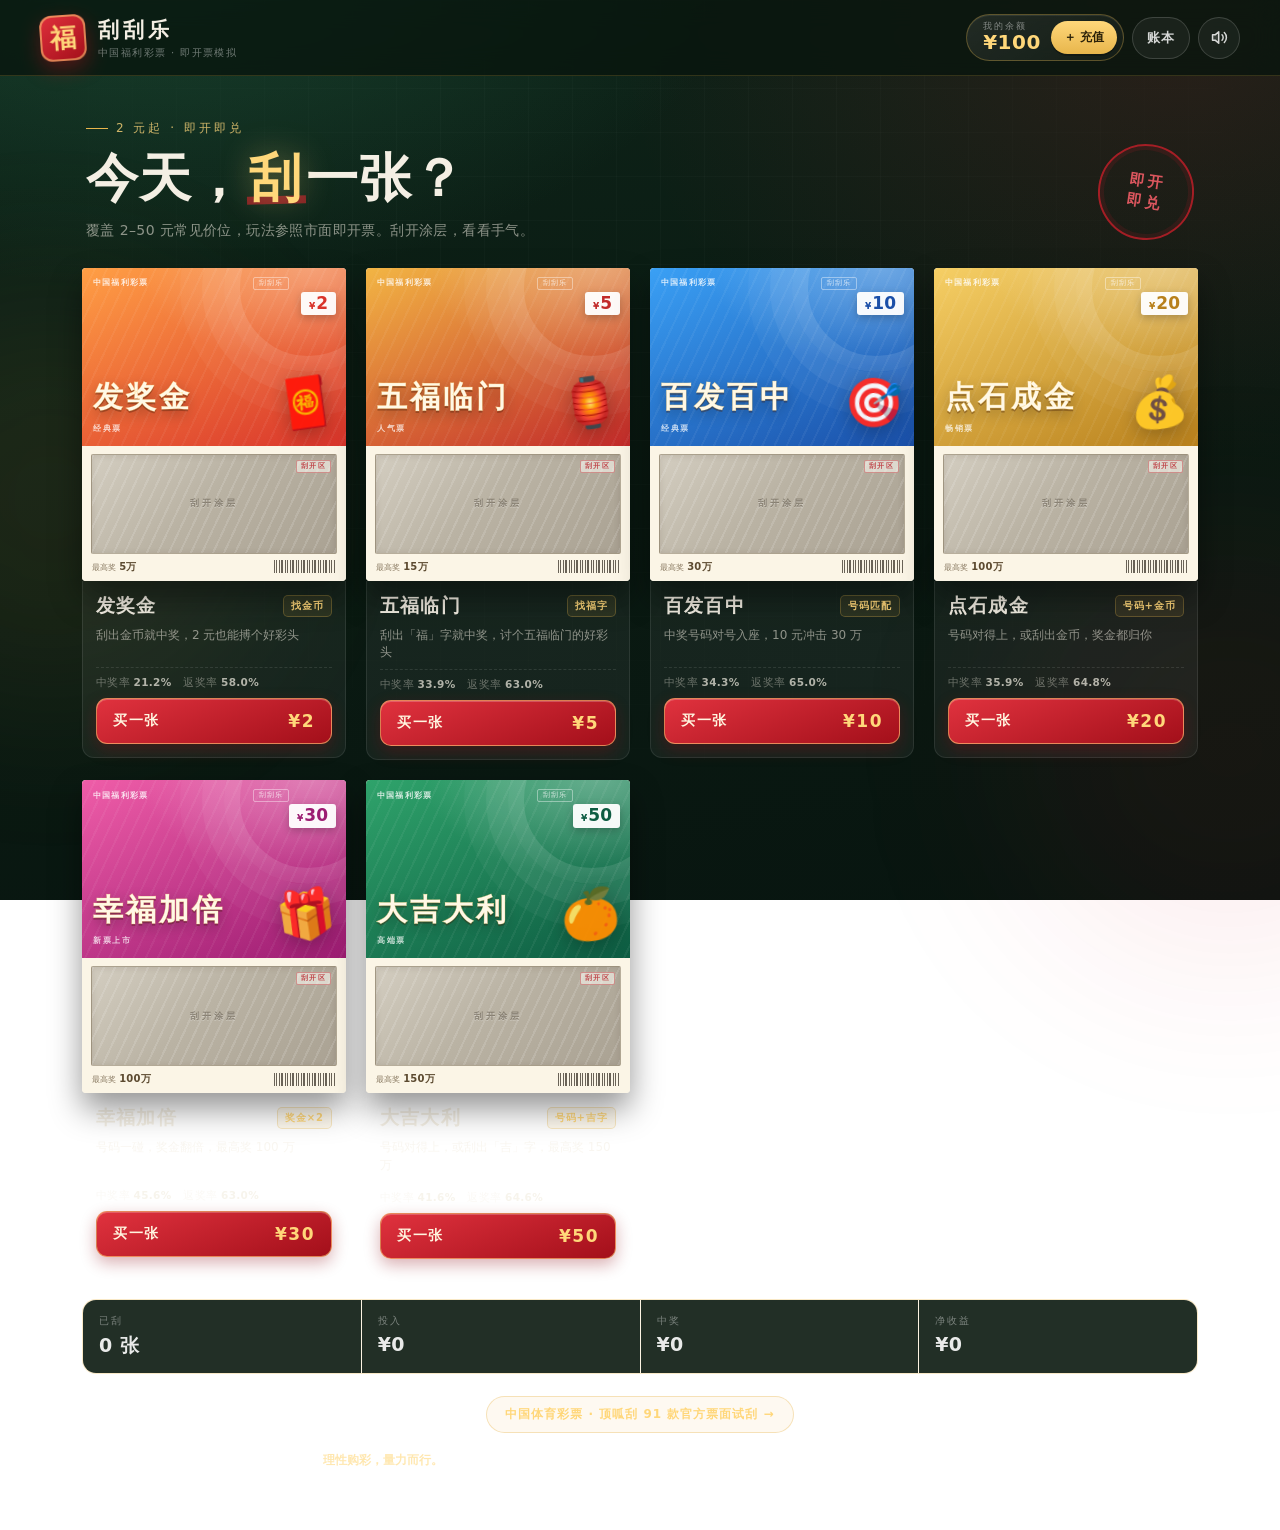
<file: index.html>
<!DOCTYPE html>
<html lang="zh-CN">
<head>
  <meta charset="UTF-8">
  <meta name="viewport" content="width=device-width, initial-scale=1, viewport-fit=cover">
  <meta name="theme-color" content="#0c1f17">
  <title>福彩刮刮乐 · 模拟器</title>
  <link rel="stylesheet" href="styles.css">
</head>
<body>
  <div class="bg-glow bg-glow--left" aria-hidden="true"></div>
  <div class="bg-glow bg-glow--right" aria-hidden="true"></div>

  <header class="topbar">
    <div class="brand">
      <div class="brand-mark" aria-hidden="true">福</div>
      <div class="brand-text">
        <h1>刮刮乐</h1>
        <p>中国福利彩票 · 即开票模拟</p>
      </div>
    </div>

    <div class="topbar-actions">
      <div class="wallet" id="wallet">
        <div class="wallet-info">
          <span>我的余额</span>
          <strong id="balance">¥100</strong>
        </div>
        <button class="wallet-charge" id="btn-charge" type="button" title="模拟充值 100 元">＋ 充值</button>
      </div>
      <button class="icon-btn" id="btn-stats" type="button" title="我的刮奖账本" aria-label="打开我的刮奖账本">账本</button>
      <button class="icon-btn icon-btn--sound" id="btn-sound" type="button" title="开关音效" aria-label="关闭音效" aria-pressed="true">
        <svg viewBox="0 0 24 24" width="19" height="19" aria-hidden="true" fill="none" stroke="currentColor" stroke-width="1.9" stroke-linecap="round" stroke-linejoin="round">
          <path d="M11 4.8 6.4 8.6H3.2v6.8h3.2L11 19.2z" fill="currentColor" fill-opacity=".16"></path>
          <path class="wave" d="M15.2 8.6a4.8 4.8 0 0 1 0 6.8"></path>
          <path class="wave" d="M18.1 5.7a8.9 8.9 0 0 1 0 12.6"></path>
          <path class="mute" d="M15.4 9.4l5 5m0-5-5 5"></path>
        </svg>
      </button>
    </div>
  </header>

  <main>
    <section class="hero">
      <div class="hero-copy">
        <p class="hero-kicker"><span></span>2 元起 · 即开即兑</p>
        <h2>今天，<em>刮</em>一张？</h2>
        <p class="hero-sub">覆盖 2–50 元常见价位，玩法参照市面即开票。刮开涂层，看看手气。</p>
      </div>
      <div class="hero-seal" aria-hidden="true">
        <span>即开</span>
        <span>即兑</span>
      </div>
    </section>

    <section class="racks" id="racks" aria-label="在售刮刮乐"></section>

    <section class="ledger" aria-label="本局统计">
      <div class="ledger-item">
        <span>已刮</span>
        <b id="stat-count">0 张</b>
      </div>
      <div class="ledger-item">
        <span>投入</span>
        <b id="stat-spent">¥0</b>
      </div>
      <div class="ledger-item">
        <span>中奖</span>
        <b id="stat-won">¥0</b>
      </div>
      <div class="ledger-item">
        <span>净收益</span>
        <b id="stat-net">¥0</b>
      </div>
    </section>

    <p class="cross-link">
      <a href="./sporttery/">中国体育彩票 · 顶呱刮 91 款官方票面试刮 →</a>
    </p>

    <p class="warn-note">
      <b>理性购彩，量力而行。</b>票种、面值与玩法参考市面常见即开票，图案和概率为模拟，不涉及任何真实交易；未满 18 周岁请勿购买彩票。
    </p>
  </main>

  <!-- ══════════ 刮卡弹层 ══════════ -->
  <div class="modal" id="play-modal" hidden>
    <div class="modal-backdrop" data-close-play></div>

    <div class="play-panel" role="dialog" aria-modal="true" aria-labelledby="ticket-name">
      <button class="close-btn" id="close-play" type="button" aria-label="关闭">✕</button>

      <div class="ticket" id="ticket">
        <div class="ticket-crown">
          <div class="ticket-head">
            <div class="ticket-brand">
              <span class="ticket-logo" aria-hidden="true">福</span>
              <div class="ticket-brand-text">
                <span class="ticket-brand-cn">中国福利彩票</span>
                <span class="ticket-brand-en">CHINA WELFARE LOTTERY</span>
              </div>
            </div>
            <div class="ticket-price" id="ticket-price">¥20</div>
          </div>

          <div class="ticket-title">
            <span class="ticket-series" id="ticket-series">畅销票</span>
            <h2 id="ticket-name">点石成金</h2>
            <p id="ticket-rule">中奖号码与我的号码相同，即中该号码下方所示奖金</p>
          </div>
        </div>

        <div class="ticket-scratch" id="ticket-scratch">
          <span class="scratch-tag">刮开区</span>
          <div class="ticket-face" id="ticket-face"></div>
          <canvas id="scratch-canvas" aria-label="刮开涂层"></canvas>
          <div class="scratch-hint" id="scratch-hint">
            <span class="hint-finger" aria-hidden="true">👆</span>
            <span>按住鼠标 / 手指刮开涂层</span>
          </div>
        </div>

        <div class="ticket-bottom">
          <div class="ticket-prize-line">
            <span>最高奖 <b id="ticket-top">100万</b></span>
            <span>兑奖期限 60 天</span>
          </div>
          <div class="ticket-code-row">
            <div class="barcode" id="ticket-barcode" aria-hidden="true"></div>
            <span class="ticket-sim">模拟票<br>仅供娱乐</span>
          </div>
          <div class="ticket-foot">
            <span>票号 <b id="ticket-sn">—</b></span>
            <span class="ticket-issue">中国福利彩票发行管理中心</span>
          </div>
        </div>
      </div>

      <div class="progress-line">
        <div class="progress-bar"><i id="progress-fill"></i></div>
        <span id="progress-text">已刮开 0%</span>
      </div>

      <div class="result-area" id="result-area" hidden>
        <div class="result-badge" id="result-badge"></div>
        <div class="result-actions" id="result-actions">
          <button class="btn btn-gold" id="btn-redeem" type="button" data-act="redeem">兑奖入账</button>
          <button class="btn btn-red" type="button" data-act="again">再来一张</button>
          <button class="btn btn-ghost" type="button" data-act="close">收手</button>
        </div>
      </div>
    </div>
  </div>

  <!-- ══════════ 账本弹层 ══════════ -->
  <div class="modal" id="stats-modal" hidden>
    <div class="modal-backdrop" data-close-stats></div>

    <div class="stats-panel" role="dialog" aria-modal="true" aria-labelledby="stats-title">
      <header class="stats-head">
        <div>
          <p class="stats-kicker">SCRATCH BOOK</p>
          <h2 id="stats-title">我的刮奖账本</h2>
        </div>
        <button class="close-btn close-btn--inline" id="close-stats" type="button" aria-label="关闭">✕</button>
      </header>

      <div class="stats-grid" id="stats-grid"></div>

      <section class="stats-section">
        <h3>票种战绩</h3>
        <div class="stats-table-wrap">
          <table class="stats-table">
            <thead>
              <tr><th>票种</th><th>张数</th><th>投入</th><th>中奖</th><th>净收益</th></tr>
            </thead>
            <tbody id="stats-by-ticket"></tbody>
          </table>
        </div>
      </section>

      <section class="stats-section">
        <h3>最近刮过</h3>
        <ul class="history-list" id="history-list"></ul>
      </section>

      <div class="stats-actions">
        <button class="btn btn-gold" id="btn-charge-stats" type="button">模拟充值 ¥100</button>
        <button class="btn btn-ghost" id="btn-reset" type="button">清空记录，重新开始</button>
      </div>

      <p class="stats-note">余额与记录仅保存在本机浏览器（localStorage）中。关闭页面不会丢失。</p>
    </div>
  </div>

  <div class="toast" id="toast" role="status" aria-live="polite"></div>
  <canvas class="confetti" id="confetti" aria-hidden="true"></canvas>

  <script src="app.js"></script>
</body>
</html>
</file>
<file: styles.css>
/* ═══════════════════════════════════════════════
   福彩刮刮乐 · 模拟器
   ═══════════════════════════════════════════════ */

:root {
  --bg: #0b1d14;
  --bg-soft: #10281c;
  --paper: #fbf5e6;
  --paper-warm: #f4ead4;
  --ink: #2b2318;
  --ink-soft: #6f624f;
  --red: #d21f2b;
  --red-deep: #9c1019;
  --gold: #e8b64c;
  --gold-light: #ffd77a;
  --gold-deep: #b58522;
  --green: #3fae7a;
  --line: rgba(43, 35, 24, 0.12);
  --radius: 16px;
  --shadow-lg: 0 30px 70px rgba(0, 0, 0, 0.5);
  --font-sans: "PingFang SC", "Hiragino Sans GB", "Microsoft YaHei",
    "Noto Sans SC", system-ui, -apple-system, sans-serif;
  --font-num: "Bahnschrift", "DIN Alternate", "Segoe UI", "PingFang SC",
    system-ui, sans-serif;
}

*,
*::before,
*::after {
  box-sizing: border-box;
}

[hidden] {
  display: none !important;
}

html {
  -webkit-text-size-adjust: 100%;
}

body {
  margin: 0;
  min-height: 100vh;
  background:
    radial-gradient(1000px 600px at 12% -8%, rgba(46, 128, 90, 0.35), transparent 60%),
    radial-gradient(900px 700px at 92% 4%, rgba(210, 31, 43, 0.14), transparent 62%),
    linear-gradient(170deg, #0e2419 0%, #0a1a12 55%, #081510 100%);
  background-attachment: fixed;
  color: #f4efe4;
  font-family: var(--font-sans);
  -webkit-font-smoothing: antialiased;
  overflow-x: hidden;
}

body::before {
  content: "";
  position: fixed;
  inset: 0;
  pointer-events: none;
  z-index: 0;
  background-image:
    linear-gradient(rgba(255, 255, 255, 0.018) 1px, transparent 1px),
    linear-gradient(90deg, rgba(255, 255, 255, 0.018) 1px, transparent 1px);
  background-size: 44px 44px;
  mask-image: radial-gradient(circle at 50% 20%, #000 20%, transparent 78%);
}

body.is-locked {
  overflow: hidden;
}

.bg-glow {
  position: fixed;
  border-radius: 50%;
  filter: blur(90px);
  pointer-events: none;
  z-index: 0;
  opacity: 0.5;
}

.bg-glow--left {
  width: 420px;
  height: 420px;
  left: -160px;
  top: 32%;
  background: rgba(232, 182, 76, 0.16);
}

.bg-glow--right {
  width: 460px;
  height: 460px;
  right: -180px;
  bottom: -80px;
  background: rgba(210, 31, 43, 0.14);
}

button {
  font-family: inherit;
  color: inherit;
}

/* ─────────── 顶部栏 ─────────── */

.topbar {
  position: sticky;
  top: 0;
  z-index: 30;
  display: flex;
  align-items: center;
  justify-content: space-between;
  gap: 16px;
  flex-wrap: wrap;
  padding: 14px clamp(16px, 4vw, 40px);
  background: rgba(8, 21, 14, 0.78);
  border-bottom: 1px solid rgba(232, 182, 76, 0.18);
  backdrop-filter: blur(14px);
  -webkit-backdrop-filter: blur(14px);
}

.brand {
  display: flex;
  align-items: center;
  gap: 12px;
}

.brand-mark {
  width: 46px;
  height: 46px;
  display: grid;
  place-items: center;
  border-radius: 12px;
  background: linear-gradient(145deg, #e0303c, #a30f1a);
  color: var(--gold-light);
  font-size: 26px;
  font-weight: 900;
  box-shadow:
    inset 0 0 0 2px rgba(255, 215, 122, 0.55),
    0 8px 20px rgba(163, 15, 26, 0.45);
  transform: rotate(-4deg);
}

.brand-text h1 {
  margin: 0;
  font-size: 21px;
  letter-spacing: 4px;
  font-weight: 900;
}

.brand-text p {
  margin: 2px 0 0;
  font-size: 10px;
  letter-spacing: 1.4px;
  color: rgba(255, 255, 255, 0.42);
}

.topbar-actions {
  display: flex;
  align-items: center;
  gap: 8px;
  flex-wrap: wrap;
}

.wallet {
  display: flex;
  align-items: center;
  gap: 10px;
  padding: 6px 6px 6px 16px;
  border-radius: 999px;
  background: linear-gradient(145deg, rgba(255, 255, 255, 0.09), rgba(255, 255, 255, 0.03));
  border: 1px solid rgba(232, 182, 76, 0.32);
  box-shadow: inset 0 1px 0 rgba(255, 255, 255, 0.08);
}

.wallet-info {
  display: flex;
  flex-direction: column;
  line-height: 1.15;
}

.wallet-info span {
  font-size: 9px;
  letter-spacing: 2px;
  color: rgba(255, 255, 255, 0.45);
}

.wallet-info strong {
  font-family: var(--font-num);
  font-size: 20px;
  color: var(--gold-light);
  letter-spacing: 0.5px;
}

.wallet.is-bumping strong {
  animation: bump 0.5s ease;
}

.wallet.is-shaking {
  animation: shake 0.4s ease;
  border-color: rgba(224, 71, 82, 0.8);
}

.wallet-charge {
  border: 0;
  border-radius: 999px;
  padding: 8px 13px;
  font-size: 12px;
  font-weight: 700;
  cursor: pointer;
  color: #2b2109;
  background: linear-gradient(180deg, var(--gold-light), var(--gold));
  box-shadow: 0 2px 0 rgba(0, 0, 0, 0.25);
  transition: transform 0.15s ease, filter 0.15s ease;
}

.wallet-charge:hover {
  filter: brightness(1.06);
  transform: translateY(-1px);
}

.wallet-charge:active {
  transform: translateY(1px);
}

.icon-btn {
  height: 42px;
  min-width: 42px;
  padding: 0 14px;
  border-radius: 999px;
  border: 1px solid rgba(255, 255, 255, 0.16);
  background: rgba(255, 255, 255, 0.05);
  color: rgba(255, 255, 255, 0.82);
  font-size: 13px;
  font-weight: 600;
  letter-spacing: 1px;
  cursor: pointer;
  transition: background 0.15s ease, border-color 0.15s ease, transform 0.15s ease;
}

.icon-btn:hover {
  background: rgba(255, 255, 255, 0.1);
  border-color: rgba(232, 182, 76, 0.5);
}

.icon-btn:active {
  transform: scale(0.96);
}

.icon-btn--sound {
  display: grid;
  place-items: center;
  padding: 0;
  min-width: 42px;
}

.icon-btn--sound svg {
  display: block;
}

.icon-btn--sound .wave,
.icon-btn--sound .mute {
  transition: opacity 0.15s ease;
}

.icon-btn--sound .mute {
  opacity: 0;
}

.icon-btn--sound.is-off .wave {
  opacity: 0;
}

.icon-btn--sound.is-off .mute {
  opacity: 1;
}

.icon-btn.is-off {
  opacity: 0.55;
}

/* ─────────── 主体 ─────────── */

main {
  position: relative;
  z-index: 1;
  width: min(1180px, 100%);
  margin: 0 auto;
  padding: clamp(22px, 4vw, 44px) clamp(16px, 4vw, 32px) 40px;
}

.hero {
  display: flex;
  align-items: flex-end;
  justify-content: space-between;
  gap: 24px;
  margin-bottom: 28px;
  padding: 0 4px;
}

.hero-kicker {
  display: flex;
  align-items: center;
  gap: 8px;
  margin: 0 0 12px;
  font-size: 12px;
  letter-spacing: 3px;
  color: rgba(255, 215, 122, 0.8);
}

.hero-kicker span {
  width: 22px;
  height: 1px;
  background: var(--gold);
  display: inline-block;
}

.hero h2 {
  margin: 0;
  font-size: clamp(34px, 5.2vw, 52px);
  line-height: 1.12;
  letter-spacing: 1px;
  font-weight: 900;
}

.hero h2 em {
  font-style: normal;
  color: var(--gold-light);
  position: relative;
  padding: 0 4px;
  text-shadow: 0 0 32px rgba(255, 215, 122, 0.4);
}

.hero h2 em::after {
  content: "";
  position: absolute;
  left: 2px;
  right: 0;
  bottom: 4px;
  height: 8px;
  background: rgba(210, 31, 43, 0.6);
  z-index: -1;
  transform: rotate(-1.5deg);
}

.hero-sub {
  margin: 14px 0 0;
  font-size: 14px;
  color: rgba(244, 239, 228, 0.55);
  letter-spacing: 0.4px;
}

.hero-seal {
  flex: none;
  width: 96px;
  height: 96px;
  display: grid;
  place-content: center;
  gap: 2px;
  border: 2px solid rgba(210, 31, 43, 0.75);
  border-radius: 50%;
  color: rgba(230, 90, 98, 0.95);
  font-size: 15px;
  font-weight: 900;
  letter-spacing: 3px;
  text-align: center;
  transform: rotate(8deg);
  box-shadow: inset 0 0 0 4px rgba(210, 31, 43, 0.12);
  animation: sealFloat 6s ease-in-out infinite;
}

/* ─────────── 票架 ─────────── */

.racks {
  display: grid;
  grid-template-columns: repeat(auto-fill, minmax(252px, 1fr));
  gap: 18px;
}

.ticket-card {
  position: relative;
  display: flex;
  flex-direction: column;
  border-radius: var(--radius);
  overflow: hidden;
  background: var(--paper);
  color: var(--ink);
  box-shadow:
    0 1px 0 rgba(255, 255, 255, 0.5) inset,
    0 18px 40px rgba(0, 0, 0, 0.38);
  transform: translateY(0);
  transition: transform 0.22s ease, box-shadow 0.22s ease;
  animation: cardIn 0.5s cubic-bezier(0.2, 0.7, 0.3, 1) both;
  animation-delay: calc(var(--i, 0) * 55ms);
}

.ticket-card:hover {
  transform: translateY(-5px);
  box-shadow:
    0 1px 0 rgba(255, 255, 255, 0.5) inset,
    0 26px 52px rgba(0, 0, 0, 0.46);
}

.card-art {
  position: relative;
  height: 126px;
  overflow: hidden;
  background:
    radial-gradient(120% 140% at 82% 18%, rgba(255, 255, 255, 0.34), transparent 52%),
    linear-gradient(135deg, var(--a), var(--b));
  isolation: isolate;
}

.card-art::before {
  content: "";
  position: absolute;
  width: 190px;
  height: 190px;
  right: -58px;
  bottom: -96px;
  border-radius: 50%;
  border: 16px solid rgba(255, 255, 255, 0.13);
  box-shadow:
    0 0 0 22px rgba(255, 255, 255, 0.07),
    0 0 0 44px rgba(255, 255, 255, 0.045);
}

.card-art::after {
  content: "";
  position: absolute;
  inset: 0;
  background-image: repeating-linear-gradient(
    115deg,
    rgba(255, 255, 255, 0.07) 0 2px,
    transparent 2px 11px
  );
  mix-blend-mode: overlay;
}

.card-emoji {
  position: absolute;
  right: 58px;
  top: 50%;
  transform: translateY(-50%) rotate(-8deg);
  font-size: 62px;
  line-height: 1;
  filter: drop-shadow(0 8px 14px rgba(0, 0, 0, 0.28));
  z-index: 1;
}

.card-price {
  position: absolute;
  top: 12px;
  right: 12px;
  z-index: 2;
  display: flex;
  align-items: baseline;
  gap: 1px;
  padding: 5px 11px 6px;
  border-radius: 10px;
  background: rgba(255, 255, 255, 0.94);
  color: var(--b);
  font-family: var(--font-num);
  font-size: 24px;
  font-weight: 800;
  line-height: 1;
  box-shadow: 0 6px 16px rgba(0, 0, 0, 0.22);
}

.card-price i {
  font-style: normal;
  font-size: 13px;
  font-weight: 700;
}

.card-series {
  position: absolute;
  left: 14px;
  top: 14px;
  z-index: 2;
  font-size: 10px;
  letter-spacing: 1.6px;
  font-weight: 700;
  color: rgba(255, 255, 255, 0.85);
  padding: 4px 8px;
  border: 1px solid rgba(255, 255, 255, 0.32);
  border-radius: 5px;
  backdrop-filter: blur(4px);
}

.card-badge {
  position: absolute;
  left: 14px;
  bottom: 12px;
  z-index: 2;
  padding: 4px 10px;
  font-size: 11px;
  color: #4a3510;
  background: linear-gradient(180deg, #ffe9a9, #f2c65e);
  border-radius: 999px;
  box-shadow: 0 4px 12px rgba(0, 0, 0, 0.25);
}

.card-badge b {
  font-family: var(--font-num);
  font-size: 13px;
  letter-spacing: 0.3px;
}

.card-body {
  display: flex;
  flex-direction: column;
  flex: 1;
  gap: 10px;
  padding: 15px 16px 16px;
}

.card-title-row {
  display: flex;
  align-items: center;
  justify-content: space-between;
  gap: 8px;
}

.card-title-row h3 {
  margin: 0;
  font-size: 21px;
  letter-spacing: 1.5px;
  font-weight: 900;
  color: #2a2014;
}

.card-play {
  flex: none;
  font-size: 10px;
  letter-spacing: 1px;
  color: var(--b);
  background: color-mix(in srgb, var(--a) 12%, transparent);
  border: 1px solid color-mix(in srgb, var(--a) 26%, transparent);
  padding: 3px 7px;
  border-radius: 5px;
  font-weight: 700;
}

.card-tagline {
  margin: 0;
  min-height: 2.9em;
  font-size: 12.5px;
  line-height: 1.45;
  color: var(--ink-soft);
}

.card-meta {
  display: flex;
  gap: 12px;
  font-size: 10.5px;
  color: #8a7a62;
  letter-spacing: 0.3px;
  border-top: 1px dashed rgba(43, 35, 24, 0.14);
  padding-top: 8px;
}

.card-meta b {
  color: #5c4a30;
  font-weight: 700;
}

.buy-btn {
  margin-top: auto;
  display: flex;
  align-items: center;
  justify-content: space-between;
  gap: 8px;
  width: 100%;
  min-height: 46px;
  padding: 0 16px;
  border: 1px solid rgba(255, 215, 122, 0.55);
  border-radius: 11px;
  background: linear-gradient(160deg, #e0323e, #a30f1a);
  color: #fff5df;
  font-size: 14px;
  font-weight: 800;
  letter-spacing: 1.5px;
  cursor: pointer;
  box-shadow:
    inset 0 1px 0 rgba(255, 255, 255, 0.22),
    0 6px 16px rgba(140, 12, 22, 0.32);
  transition: filter 0.16s ease, transform 0.16s ease;
}

.buy-btn b {
  font-family: var(--font-num);
  font-size: 17px;
  color: var(--gold-light);
}

.buy-btn:hover {
  filter: brightness(1.08);
  transform: translateY(-1px);
}

.buy-btn:active {
  transform: translateY(1px);
}

.buy-btn.is-insufficient {
  background: linear-gradient(160deg, #4a453c, #2f2b25);
  border-color: rgba(255, 255, 255, 0.1);
  color: rgba(255, 255, 255, 0.5);
  box-shadow: none;
}

.buy-btn.is-insufficient b {
  color: rgba(255, 255, 255, 0.35);
}

/* ─────────── 统计条 ─────────── */

.ledger {
  display: grid;
  grid-template-columns: repeat(4, 1fr);
  gap: 1px;
  margin-top: 26px;
  border-radius: 14px;
  overflow: hidden;
  background: rgba(232, 182, 76, 0.16);
  border: 1px solid rgba(232, 182, 76, 0.18);
}

.ledger-item {
  display: flex;
  flex-direction: column;
  gap: 5px;
  padding: 14px 16px;
  background: rgba(10, 26, 18, 0.9);
}

.ledger-item span {
  font-size: 10px;
  letter-spacing: 2px;
  color: rgba(255, 255, 255, 0.4);
}

.ledger-item b {
  font-family: var(--font-num);
  font-size: 19px;
  letter-spacing: 0.4px;
  color: rgba(255, 255, 255, 0.9);
}

.ledger-item b.is-gain {
  color: #6fe0a8;
}

.ledger-item b.is-loss {
  color: #ff8b93;
}

.warn-note {
  margin: 18px auto 0;
  max-width: 640px;
  text-align: center;
  font-size: 11.5px;
  line-height: 1.7;
  color: rgba(255, 255, 255, 0.34);
}

.warn-note b {
  color: rgba(255, 215, 122, 0.6);
  font-weight: 600;
}

/* ─────────── 弹层通用 ─────────── */

.modal {
  position: fixed;
  inset: 0;
  z-index: 50;
  display: grid;
  place-items: center;
  padding: clamp(8px, 3vw, 24px);
  overflow-y: auto;
  overscroll-behavior: contain;
}

.modal-backdrop {
  position: fixed;
  inset: 0;
  background: rgba(4, 12, 8, 0.8);
  backdrop-filter: blur(7px);
  -webkit-backdrop-filter: blur(7px);
  animation: fadeIn 0.25s ease both;
}

.play-panel {
  position: relative;
  z-index: 1;
  width: min(660px, 100%);
  -webkit-user-select: none;
  user-select: none;
  max-height: calc(100dvh - 24px);
  overflow-y: auto;
  padding: 34px 18px 18px;
  border-radius: 22px;
  background:
    radial-gradient(120% 80% at 50% 0%, rgba(232, 182, 76, 0.13), transparent 60%),
    rgba(9, 23, 16, 0.94);
  border: 1px solid rgba(232, 182, 76, 0.26);
  box-shadow: var(--shadow-lg);
  animation: panelIn 0.32s cubic-bezier(0.2, 0.8, 0.3, 1) both;
  scrollbar-width: thin;
}

.close-btn {
  position: absolute;
  top: 8px;
  right: 10px;
  z-index: 6;
  width: 30px;
  height: 30px;
  display: grid;
  place-items: center;
  border: 1px solid rgba(255, 255, 255, 0.14);
  border-radius: 50%;
  background: rgba(255, 255, 255, 0.06);
  color: rgba(255, 255, 255, 0.65);
  font-size: 13px;
  cursor: pointer;
  transition: background 0.15s ease, color 0.15s ease;
}

.close-btn:hover {
  background: rgba(255, 255, 255, 0.14);
  color: #fff;
}

.close-btn--inline {
  position: static;
  flex: none;
  width: 34px;
  height: 34px;
  border-color: rgba(43, 35, 24, 0.16);
  color: #6f624f;
  background: rgba(43, 35, 24, 0.05);
}

.close-btn--inline:hover {
  background: rgba(43, 35, 24, 0.1);
  color: #2b2318;
}

/* ─────────── 票面 ─────────── */

.ticket {
  position: relative;
  border-radius: 14px;
  padding: 14px 16px 12px;
  background:
    radial-gradient(120% 100% at 50% 0%, #fffdf6, transparent 55%),
    repeating-linear-gradient(
      0deg,
      transparent 0 23px,
      rgba(120, 95, 55, 0.028) 23px 24px
    ),
    var(--paper);
  color: var(--ink);
  box-shadow:
    inset 0 0 0 1px rgba(255, 255, 255, 0.7),
    inset 0 0 60px rgba(196, 160, 95, 0.14),
    0 14px 34px rgba(0, 0, 0, 0.35);
}

.ticket::before,
.ticket::after {
  content: "";
  position: absolute;
  top: 50%;
  width: 16px;
  height: 16px;
  border-radius: 50%;
  background: #0b1d14;
  box-shadow: inset 0 0 0 1px rgba(232, 182, 76, 0.2);
  transform: translateY(-50%);
  z-index: 3;
  pointer-events: none;
}

.ticket::before {
  left: -8px;
}

.ticket::after {
  right: -8px;
}

.ticket-head {
  display: flex;
  align-items: center;
  justify-content: space-between;
  gap: 12px;
  padding-bottom: 8px;
  border-bottom: 1px solid rgba(210, 31, 43, 0.16);
}

.ticket-brand {
  display: flex;
  flex-direction: column;
  gap: 1px;
  line-height: 1.2;
}

.ticket-brand-cn {
  font-size: 12px;
  font-weight: 800;
  letter-spacing: 3px;
  color: var(--red);
}

.ticket-brand-en {
  font-size: 7px;
  letter-spacing: 1.3px;
  color: #a99a80;
}

.ticket-price {
  padding: 3px 12px;
  border-radius: 7px;
  background: linear-gradient(160deg, var(--red), var(--red-deep));
  color: var(--gold-light);
  font-family: var(--font-num);
  font-size: 19px;
  font-weight: 800;
  letter-spacing: 0.5px;
  box-shadow: 0 3px 8px rgba(156, 16, 25, 0.28);
}

.ticket-title {
  padding: 10px 0 12px;
  text-align: center;
}

.ticket-title h2 {
  margin: 0;
  font-size: clamp(24px, 4.6vw, 32px);
  font-weight: 900;
  letter-spacing: 6px;
  color: var(--ticket-accent, var(--red));
  text-shadow: 0 1px 0 rgba(255, 255, 255, 0.7);
}

.ticket-title p {
  margin: 5px 0 0;
  font-size: 11px;
  line-height: 1.5;
  color: #8a7a62;
  letter-spacing: 0.4px;
}

.scratch-tag {
  position: absolute;
  top: 9px;
  right: 10px;
  z-index: 4;
  padding: 3px 8px;
  border: 1px solid rgba(210, 31, 43, 0.42);
  border-radius: 4px;
  background: rgba(255, 253, 246, 0.62);
  color: rgba(184, 28, 36, 0.85);
  font-size: 9px;
  font-weight: 800;
  letter-spacing: 2px;
  pointer-events: none;
}

.ticket-scratch {
  position: relative;
  min-height: 282px;
  border-radius: 11px;
  overflow: hidden;
  background:
    radial-gradient(90% 90% at 50% 0%, #fffdf7, transparent 70%),
    #efe5cf;
  box-shadow:
    inset 0 0 0 1px rgba(150, 120, 70, 0.2),
    inset 0 2px 10px rgba(150, 120, 70, 0.1);
}

.ticket-face {
  min-height: 282px;
  padding: 13px;
  animation: faceIn 0.4s ease both;
}

#scratch-canvas {
  position: absolute;
  inset: 0;
  width: 100%;
  height: 100%;
  z-index: 2;
  border-radius: inherit;
  touch-action: none;
  cursor: crosshair;
  transition: opacity 0.36s ease, transform 0.36s ease, filter 0.36s ease;
}

#scratch-canvas.is-fading {
  opacity: 0;
  transform: scale(1.025);
  filter: blur(3px);
  pointer-events: none;
}

.scratch-hint {
  position: absolute;
  left: 50%;
  bottom: 12px;
  z-index: 3;
  transform: translateX(-50%);
  display: flex;
  align-items: center;
  gap: 7px;
  padding: 7px 14px;
  border-radius: 999px;
  background: rgba(24, 20, 14, 0.55);
  color: rgba(255, 255, 255, 0.9);
  font-size: 11.5px;
  letter-spacing: 0.6px;
  white-space: nowrap;
  pointer-events: none;
  backdrop-filter: blur(3px);
  animation: hintPulse 2s ease-in-out infinite;
}

.hint-finger {
  font-size: 15px;
  animation: fingerSwipe 1.6s ease-in-out infinite;
}

.ticket-foot {
  display: flex;
  align-items: center;
  justify-content: space-between;
  gap: 12px;
  padding-top: 9px;
  margin-top: 10px;
  border-top: 1px dashed rgba(43, 35, 24, 0.18);
  font-size: 10.5px;
  color: #9b8b71;
  letter-spacing: 0.4px;
}

.ticket-foot b {
  color: #5c4a30;
  font-family: var(--font-num);
  letter-spacing: 1px;
  font-weight: 700;
}

.foot-mid {
  color: #b3a488;
}

/* ─────────── 三种玩法票面 ─────────── */

.play-mat {
  display: flex;
  flex-direction: column;
  gap: 8px;
  min-height: 254px;
  justify-content: center;
}

.match-head {
  display: flex;
  align-items: stretch;
  gap: 8px;
}

.match-head .win-row {
  flex: 1;
  min-width: 0;
}

.multi-box {
  flex: none;
  display: flex;
  flex-direction: column;
  align-items: center;
  justify-content: center;
  gap: 1px;
  min-width: 74px;
  padding: 3px 9px;
  border-radius: 10px;
  border: 1px solid rgba(163, 35, 125, 0.3);
  background: linear-gradient(160deg, #fbe1ec, #f3c0d8);
}

.multi-box span {
  font-size: 9px;
  letter-spacing: 1.5px;
  color: #93416d;
}

.multi-box b {
  font-family: var(--font-num);
  font-size: 21px;
  line-height: 1.1;
  color: #a3237d;
}

.win-row {
  display: flex;
  align-items: center;
  justify-content: center;
  gap: 12px;
  padding: 7px 12px;
  border: 1px dashed rgba(210, 31, 43, 0.38);
  border-radius: 10px;
  background: linear-gradient(90deg, rgba(210, 31, 43, 0.06), rgba(232, 182, 76, 0.16));
}

.win-label {
  font-size: 11px;
  font-weight: 800;
  letter-spacing: 2px;
  color: var(--red);
}

.win-bubble {
  font-family: var(--font-num);
  font-size: 25px;
  font-weight: 800;
  letter-spacing: 2px;
  color: #fff7e6;
  background: linear-gradient(160deg, #dd2a36, #a30f1a);
  padding: 0 12px;
  border-radius: 7px;
  box-shadow: 0 3px 8px rgba(156, 16, 25, 0.25);
}

.my-label {
  text-align: center;
  font-size: 10px;
  letter-spacing: 3px;
  color: #a08f73;
  margin-top: 1px;
}

.num-grid {
  display: grid;
  grid-template-columns: repeat(3, 1fr);
  gap: 8px;
}

.num-grid.is-four {
  grid-template-columns: repeat(4, 1fr);
  gap: 7px;
}

.num-grid.is-four .num-cell {
  min-height: 56px;
  padding: 5px 2px;
}

.num-grid.is-four .num {
  font-size: 18px;
  letter-spacing: 0.5px;
}

.num-grid.is-four .amt {
  font-size: 9.5px;
}

.num-cell,
.symbol-cell {
  display: flex;
  flex-direction: column;
  align-items: center;
  justify-content: center;
  gap: 2px;
  min-height: 62px;
  padding: 6px 4px;
  border: 1px solid #e7dcc4;
  border-radius: 9px;
  background: #fffdf6;
  box-shadow: inset 0 1px 0 #fff;
}

.num {
  font-family: var(--font-num);
  font-size: 21px;
  font-weight: 800;
  letter-spacing: 1.5px;
  color: #3a2f20;
  line-height: 1;
}

.amt {
  font-family: var(--font-num);
  font-size: 10.5px;
  font-weight: 700;
  color: #ad8936;
  letter-spacing: 0.2px;
}

.symbol-grid {
  display: grid;
  grid-template-columns: repeat(3, 1fr);
  gap: 9px;
  align-content: center;
  min-height: 254px;
}

.symbol-cell {
  min-height: 78px;
  gap: 4px;
}

.sym {
  font-size: 27px;
  line-height: 1.1;
  filter: drop-shadow(0 2px 2px rgba(0, 0, 0, 0.12));
}

.sym.is-char {
  font-family: "STKaiti", "KaiTi", "Songti SC", "SimSun", serif;
  font-size: 30px;
  font-weight: 700;
  line-height: 1;
  color: #a5762a;
}

.symbol-cell.is-hit .sym.is-char {
  color: #b81c24;
}

.find-mat {
  display: flex;
  flex-direction: column;
  justify-content: center;
  gap: 9px;
  min-height: 254px;
}

.find-hint {
  margin: 0;
  text-align: center;
  font-size: 10.5px;
  letter-spacing: 1.5px;
  color: #a08f73;
}

.find-grid {
  display: grid;
  grid-template-columns: repeat(3, 1fr);
  gap: 9px;
}

.find-grid .symbol-cell {
  min-height: 72px;
}

.bonus-row {
  display: grid;
  grid-template-columns: 32px 1fr;
  align-items: center;
  gap: 7px;
  margin-top: 1px;
}

.bonus-label {
  font-size: 9px;
  line-height: 1.3;
  letter-spacing: 1px;
  text-align: center;
  color: #a08f73;
  writing-mode: vertical-rl;
}

.bonus-grid {
  display: grid;
  grid-template-columns: repeat(2, 1fr);
  gap: 7px;
}

.bonus-cell {
  min-height: 54px;
}

.triple-grid {
  display: flex;
  flex-direction: column;
  gap: 8px;
  justify-content: center;
  min-height: 254px;
}

.triple-row {
  display: grid;
  grid-template-columns: repeat(3, 1fr) auto;
  align-items: center;
  gap: 4px;
  padding: 5px 10px;
  border: 1px solid #e7dcc4;
  border-radius: 9px;
  background: #fffdf6;
  box-shadow: inset 0 1px 0 #fff;
}

.tsym {
  text-align: center;
  font-size: 24px;
  line-height: 1.2;
  filter: drop-shadow(0 2px 2px rgba(0, 0, 0, 0.1));
}

.row-amt {
  font-family: var(--font-num);
  font-size: 11.5px;
  font-weight: 800;
  color: #ad8936;
  text-align: right;
  min-width: 66px;
}

.num-cell.is-hit,
.symbol-cell.is-hit,
.triple-row.is-hit {
  border-color: rgba(232, 182, 76, 0.9);
  background: linear-gradient(180deg, #fff9e3, #ffe9a9);
  box-shadow:
    0 0 0 2px rgba(232, 182, 76, 0.35),
    0 6px 16px rgba(200, 150, 45, 0.3),
    inset 0 1px 0 #fffdf2;
}

.ticket.is-settled .num-cell.is-hit,
.ticket.is-settled .symbol-cell.is-hit,
.ticket.is-settled .triple-row.is-hit {
  animation: hitPop 0.55s cubic-bezier(0.2, 1.4, 0.4, 1) both;
}

/* ─────────── 进度 & 结果 ─────────── */

.progress-line {
  display: flex;
  align-items: center;
  gap: 10px;
  margin-top: 12px;
  padding: 0 4px;
  font-size: 11px;
  letter-spacing: 0.6px;
  color: rgba(255, 255, 255, 0.5);
}

.progress-bar {
  flex: 1;
  height: 5px;
  border-radius: 99px;
  background: rgba(255, 255, 255, 0.1);
  overflow: hidden;
}

.progress-bar i {
  display: block;
  width: 0;
  height: 100%;
  border-radius: inherit;
  background: linear-gradient(90deg, #e8a33c, #ffd77a);
  box-shadow: 0 0 10px rgba(255, 215, 122, 0.6);
  transition: width 0.18s ease;
}

.result-area {
  margin-top: 12px;
  padding: 12px;
  border-radius: 14px;
  background: rgba(255, 255, 255, 0.04);
  border: 1px solid rgba(255, 255, 255, 0.08);
  animation: resultIn 0.34s cubic-bezier(0.2, 0.8, 0.3, 1) both;
}

.result-area.is-win {
  border-color: rgba(232, 182, 76, 0.5);
  background:
    radial-gradient(120% 140% at 50% 0%, rgba(232, 182, 76, 0.22), transparent 65%),
    rgba(232, 182, 76, 0.06);
  box-shadow: 0 0 34px rgba(232, 182, 76, 0.12);
}

.result-badge {
  display: flex;
  align-items: center;
  justify-content: center;
  gap: 12px;
  flex-wrap: wrap;
  padding: 2px 0 10px;
  text-align: center;
}

.result-kicker {
  font-size: 13px;
  font-weight: 800;
  letter-spacing: 3px;
  color: rgba(255, 255, 255, 0.65);
}

.result-area.is-win .result-kicker {
  color: var(--gold-light);
}

.result-amount {
  font-family: var(--font-num);
  font-size: 30px;
  font-weight: 900;
  letter-spacing: 0.5px;
  color: var(--gold-light);
  text-shadow: 0 0 24px rgba(255, 215, 122, 0.35);
  line-height: 1;
}

.result-amount.is-muted {
  font-size: 16px;
  font-weight: 600;
  letter-spacing: 2px;
  color: rgba(255, 255, 255, 0.45);
  text-shadow: none;
}

.result-tag {
  padding: 3px 9px;
  border-radius: 999px;
  border: 1px solid rgba(232, 182, 76, 0.36);
  background: rgba(232, 182, 76, 0.14);
  color: var(--gold-light);
  font-size: 10.5px;
  font-weight: 700;
  letter-spacing: 1px;
}

.result-actions {
  display: flex;
  gap: 8px;
  flex-wrap: wrap;
}

.btn {
  flex: 1;
  min-width: 112px;
  min-height: 44px;
  padding: 0 16px;
  border-radius: 10px;
  border: 1px solid transparent;
  font-size: 13.5px;
  font-weight: 800;
  letter-spacing: 1px;
  cursor: pointer;
  transition: filter 0.15s ease, transform 0.15s ease, opacity 0.15s ease;
}

.btn:hover {
  filter: brightness(1.08);
}

.btn:active {
  transform: scale(0.985);
}

.btn:disabled {
  cursor: default;
  filter: none;
  opacity: 0.65;
}

.btn-gold {
  color: #332507;
  background: linear-gradient(180deg, #ffe08e, #e8b64c);
  border-color: rgba(255, 224, 142, 0.7);
  box-shadow: 0 5px 14px rgba(232, 182, 76, 0.24);
}

.btn-red {
  color: #fff4e0;
  background: linear-gradient(160deg, #e0323e, #a30f1a);
  border-color: rgba(255, 215, 122, 0.4);
  box-shadow: 0 5px 14px rgba(140, 12, 22, 0.3);
}

.btn-ghost {
  color: rgba(255, 255, 255, 0.7);
  background: rgba(255, 255, 255, 0.05);
  border-color: rgba(255, 255, 255, 0.14);
}

/* ─────────── 账本 ─────────── */

.stats-panel {
  position: relative;
  z-index: 1;
  width: min(720px, 100%);
  max-height: calc(100dvh - 24px);
  overflow-y: auto;
  padding: clamp(18px, 3.5vw, 28px);
  border-radius: 20px;
  background:
    radial-gradient(120% 90% at 100% 0%, rgba(232, 182, 76, 0.2), transparent 55%),
    var(--paper);
  color: var(--ink);
  box-shadow: var(--shadow-lg);
  animation: panelIn 0.3s cubic-bezier(0.2, 0.8, 0.3, 1) both;
  scrollbar-width: thin;
}

.stats-head {
  display: flex;
  align-items: flex-start;
  justify-content: space-between;
  gap: 16px;
  padding-bottom: 14px;
  border-bottom: 1px solid rgba(43, 35, 24, 0.12);
}

.stats-kicker {
  margin: 0 0 5px;
  font-size: 9px;
  letter-spacing: 3px;
  font-weight: 800;
  color: var(--gold-deep);
}

.stats-head h2 {
  margin: 0;
  font-size: clamp(21px, 3.6vw, 26px);
  letter-spacing: 2px;
  font-weight: 900;
}

.stats-grid {
  display: grid;
  grid-template-columns: repeat(3, 1fr);
  gap: 9px;
  margin: 16px 0 20px;
}

.stat-card {
  padding: 11px 13px;
  border-radius: 11px;
  background: linear-gradient(180deg, #fbf4e3, #f2e8d2);
  border: 1px solid rgba(43, 35, 24, 0.08);
  box-shadow: inset 0 1px 0 #fff;
}

.stat-card span {
  display: block;
  font-size: 10px;
  letter-spacing: 1.5px;
  color: #8a7a62;
  margin-bottom: 4px;
}

.stat-card b {
  font-family: var(--font-num);
  font-size: 21px;
  font-weight: 800;
  letter-spacing: 0.3px;
  color: #2b2318;
}

.stat-card b.is-gain {
  color: #1a7d52;
}

.stat-card b.is-loss {
  color: #b81c24;
}

.stats-section {
  margin-bottom: 18px;
}

.stats-section h3 {
  margin: 0 0 8px;
  font-size: 12px;
  letter-spacing: 2px;
  color: #6f624f;
  font-weight: 800;
}

.stats-table-wrap {
  overflow-x: auto;
  border-radius: 10px;
  border: 1px solid rgba(43, 35, 24, 0.1);
  background: #fffdf7;
}

.stats-table {
  width: 100%;
  border-collapse: collapse;
  font-size: 11.5px;
  white-space: nowrap;
}

.stats-table th,
.stats-table td {
  padding: 8px 11px;
  text-align: right;
  border-bottom: 1px solid rgba(43, 35, 24, 0.07);
}

.stats-table th:first-child,
.stats-table td:first-child {
  text-align: left;
}

.stats-table th {
  font-size: 10px;
  letter-spacing: 1px;
  color: #95876f;
  font-weight: 700;
  background: #f6eeda;
}

.stats-table tbody tr:last-child td {
  border-bottom: 0;
}

.stats-table td {
  font-family: var(--font-num);
  color: #4a3f2e;
}

.stats-table td:first-child {
  font-family: var(--font-sans);
  font-weight: 700;
  color: #2b2318;
}

.stats-table .is-gain {
  color: #1a7d52;
}

.stats-table .is-loss {
  color: #b81c24;
}

.table-empty {
  padding: 16px !important;
  text-align: center !important;
  color: #a1927a !important;
  font-family: var(--font-sans) !important;
}

.history-list {
  list-style: none;
  margin: 0;
  padding: 0;
  border-radius: 10px;
  border: 1px solid rgba(43, 35, 24, 0.1);
  background: #fffdf7;
  max-height: 168px;
  overflow-y: auto;
}

.history-list li {
  display: flex;
  align-items: center;
  justify-content: space-between;
  gap: 10px;
  padding: 8px 12px;
  font-size: 11.5px;
  border-bottom: 1px solid rgba(43, 35, 24, 0.06);
}

.history-list li:last-child {
  border-bottom: 0;
}

.history-main {
  display: flex;
  align-items: center;
  gap: 8px;
  min-width: 0;
}

.history-name {
  font-weight: 700;
  color: #2b2318;
  white-space: nowrap;
}

.history-time {
  color: #a1927a;
  font-size: 10px;
  white-space: nowrap;
}

.history-prize {
  font-family: var(--font-num);
  font-weight: 800;
  color: #b81c24;
  white-space: nowrap;
}

.history-prize.is-zero {
  color: #a1927a;
  font-weight: 600;
}

.history-empty {
  padding: 18px 12px !important;
  justify-content: center !important;
  color: #a1927a;
  font-size: 11.5px;
}

.stats-actions {
  display: flex;
  gap: 9px;
  flex-wrap: wrap;
  padding-top: 4px;
}

.stats-actions .btn {
  flex: 1;
  min-width: 150px;
}

.stats-actions .btn-ghost {
  color: #6f624f;
  background: rgba(43, 35, 24, 0.04);
  border-color: rgba(43, 35, 24, 0.16);
}

.stats-note {
  margin: 12px 0 0;
  font-size: 10.5px;
  line-height: 1.6;
  color: #a1927a;
  text-align: center;
}

/* ─────────── 提示 & 彩带 ─────────── */

.toast {
  position: fixed;
  left: 50%;
  bottom: max(26px, env(safe-area-inset-bottom));
  z-index: 120;
  transform: translate(-50%, 16px);
  max-width: calc(100vw - 32px);
  padding: 11px 20px;
  border-radius: 999px;
  background: rgba(12, 28, 19, 0.95);
  border: 1px solid rgba(232, 182, 76, 0.42);
  color: #f7efdc;
  font-size: 12.5px;
  letter-spacing: 0.5px;
  text-align: center;
  opacity: 0;
  pointer-events: none;
  box-shadow: 0 12px 30px rgba(0, 0, 0, 0.45);
  transition: opacity 0.22s ease, transform 0.22s ease;
}

.toast.is-show {
  opacity: 1;
  transform: translate(-50%, 0);
}

.confetti {
  position: fixed;
  inset: 0;
  z-index: 110;
  width: 100%;
  height: 100%;
  pointer-events: none;
}

/* ─────────── 动画 ─────────── */

@keyframes fadeIn {
  from { opacity: 0; }
  to { opacity: 1; }
}

@keyframes panelIn {
  from { opacity: 0; transform: translateY(18px) scale(0.97); }
  to { opacity: 1; transform: translateY(0) scale(1); }
}

@keyframes cardIn {
  from { opacity: 0; transform: translateY(16px); }
  to { opacity: 1; transform: translateY(0); }
}

@keyframes faceIn {
  from { opacity: 0; }
  to { opacity: 1; }
}

@keyframes resultIn {
  from { opacity: 0; transform: translateY(10px); }
  to { opacity: 1; transform: translateY(0); }
}

@keyframes hitPop {
  0% { transform: scale(1); }
  45% { transform: scale(1.055); }
  100% { transform: scale(1); }
}

@keyframes hintPulse {
  0%, 100% { opacity: 0.85; }
  50% { opacity: 1; }
}

@keyframes fingerSwipe {
  0%, 100% { transform: translateX(-4px) rotate(-12deg); }
  50% { transform: translateX(4px) rotate(-12deg); }
}

@keyframes sealFloat {
  0%, 100% { transform: rotate(8deg) translateY(0); }
  50% { transform: rotate(6deg) translateY(-5px); }
}

@keyframes bump {
  0% { transform: scale(1); }
  35% { transform: scale(1.16); }
  100% { transform: scale(1); }
}

@keyframes shake {
  0%, 100% { transform: translateX(0); }
  20% { transform: translateX(-6px); }
  40% { transform: translateX(6px); }
  60% { transform: translateX(-4px); }
  80% { transform: translateX(4px); }
}

/* ─────────── 响应式 ─────────── */

@media (max-width: 720px) {
  .topbar {
    padding: 11px 14px;
    gap: 10px;
  }

  .brand-mark {
    width: 38px;
    height: 38px;
    font-size: 21px;
    border-radius: 10px;
  }

  .brand-text h1 {
    font-size: 17px;
    letter-spacing: 2px;
  }

  .brand-text p {
    display: none;
  }

  .wallet {
    padding: 4px 5px 4px 12px;
  }

  .wallet-info span {
    font-size: 8px;
  }

  .wallet-info strong {
    font-size: 17px;
  }

  .wallet-charge {
    padding: 7px 10px;
    font-size: 11px;
  }

  .icon-btn {
    height: 36px;
    min-width: 36px;
    padding: 0 10px;
    font-size: 12px;
  }

  .icon-btn--sound {
    min-width: 36px;
    font-size: 15px;
  }

  .hero {
    align-items: flex-start;
    margin-bottom: 20px;
  }

  .hero-seal {
    width: 70px;
    height: 70px;
    font-size: 12px;
    letter-spacing: 2px;
    flex: none;
  }

  .hero-sub {
    font-size: 12.5px;
    max-width: 260px;
  }

  .racks {
    grid-template-columns: 1fr;
    gap: 14px;
  }

  .card-art {
    height: 112px;
  }

  .card-emoji {
    font-size: 54px;
  }

  .ledger {
    grid-template-columns: repeat(2, 1fr);
    margin-top: 20px;
  }

  .ledger-item {
    padding: 11px 13px;
  }

  .ledger-item b {
    font-size: 17px;
  }

  .play-panel {
    padding: 30px 10px 12px;
    border-radius: 18px;
  }

  .ticket {
    padding: 11px 11px 10px;
  }

  .ticket-title h2 {
    letter-spacing: 4px;
  }

  .ticket-scratch,
  .ticket-face {
    min-height: 250px;
  }

  .play-mat,
  .find-mat,
  .symbol-grid,
  .triple-grid {
    min-height: 224px;
  }

  .find-grid .symbol-cell {
    min-height: 62px;
  }

  .num-grid.is-four .num {
    font-size: 15px;
    letter-spacing: 0;
  }

  .num-grid.is-four .amt {
    font-size: 8.5px;
  }

  .num-grid.is-four .num-cell {
    min-height: 52px;
  }

  .multi-box {
    min-width: 62px;
    padding: 3px 7px;
  }

  .multi-box b {
    font-size: 18px;
  }

  .foot-mid {
    display: none;
  }

  .num-cell {
    min-height: 54px;
  }

  .num {
    font-size: 18px;
  }

  .symbol-cell {
    min-height: 68px;
  }

  .sym {
    font-size: 23px;
  }

  .tsym {
    font-size: 21px;
  }

  .triple-row {
    padding: 4px 8px;
  }

  .row-amt {
    min-width: 58px;
    font-size: 10.5px;
  }

  .result-amount {
    font-size: 26px;
  }

  .btn {
    min-width: 96px;
    font-size: 12.5px;
    padding: 0 12px;
  }

  .stats-grid {
    grid-template-columns: repeat(2, 1fr);
  }

  .stats-panel {
    padding: 18px 14px;
  }
}

@media (max-width: 380px) {
  .hero-seal {
    display: none;
  }

  .hero h2 {
    font-size: 31px;
  }

  .num-grid {
    gap: 6px;
  }

  .ticket-title h2 {
    font-size: 22px;
  }

  .ticket-title p {
    font-size: 10px;
  }

  .symbol-grid {
    gap: 6px;
  }
}

@media (prefers-reduced-motion: reduce) {
  *,
  *::before,
  *::after {
    animation-duration: 0.01ms !important;
    animation-iteration-count: 1 !important;
    transition-duration: 0.01ms !important;
  }
}

/* 体彩顶呱刮入口 */
.cross-link {
  margin: 22px 0 0;
  text-align: center;
}

.cross-link a {
  display: inline-block;
  padding: 9px 18px;
  border-radius: 999px;
  border: 1px solid rgba(232, 182, 76, 0.35);
  background: rgba(232, 182, 76, 0.08);
  color: var(--gold-light);
  font-size: 12px;
  font-weight: 700;
  letter-spacing: 1px;
  text-decoration: none;
  transition: background 0.15s ease, border-color 0.15s ease;
}

.cross-link a:hover {
  background: rgba(232, 182, 76, 0.16);
  border-color: rgba(232, 182, 76, 0.6);
}

/* ═══════════════════════════════════════════════════════════
   真实即开票版式（v2）
   竖版票面 · 票样陈列 · 品牌条 / 银色刮开区 / 条码 / 票号
   ═══════════════════════════════════════════════════════════ */

/* ─────────── 票架：竖版票样 ─────────── */

.racks {
  grid-template-columns: repeat(auto-fill, minmax(228px, 1fr));
  gap: 20px;
  align-items: start;
}

.ticket-card {
  gap: 0;
  overflow: visible;
  border-radius: 12px;
  background: transparent;
  box-shadow: none;
}

.ticket-card:hover {
  box-shadow: none;
}

.card-ticket {
  position: relative;
  display: flex;
  flex-direction: column;
  min-height: 312px;
  overflow: hidden;
  border-radius: 4px;
  background: var(--paper);
  box-shadow:
    0 1px 0 rgba(255, 255, 255, 0.4) inset,
    0 16px 32px rgba(0, 0, 0, 0.42);
  transition: box-shadow 0.22s ease;
}

.ticket-card:hover .card-ticket {
  box-shadow:
    0 1px 0 rgba(255, 255, 255, 0.4) inset,
    0 24px 44px rgba(0, 0, 0, 0.5);
}

.card-crown {
  position: relative;
  min-height: 178px;
  padding: 9px 11px 12px;
  overflow: hidden;
  color: #fff;
  background:
    radial-gradient(120% 100% at 88% 0%, rgba(255, 255, 255, 0.3), transparent 55%),
    repeating-linear-gradient(115deg, rgba(255, 255, 255, 0.05) 0 2px, transparent 2px 11px),
    linear-gradient(155deg, var(--a), var(--b));
}

.card-crown::before {
  content: "";
  position: absolute;
  right: -46px;
  top: -64px;
  width: 168px;
  height: 168px;
  border-radius: 50%;
  border: 16px solid rgba(255, 255, 255, 0.11);
  box-shadow:
    0 0 0 22px rgba(255, 255, 255, 0.055),
    0 0 0 44px rgba(255, 255, 255, 0.03);
}

.card-brand {
  position: relative;
  z-index: 2;
  display: flex;
  align-items: center;
  justify-content: space-between;
  gap: 8px;
  padding-right: 46px;
  font-size: 7.5px;
  letter-spacing: 1.2px;
  color: rgba(255, 255, 255, 0.82);
}

.card-brand-name {
  font-weight: 700;
}

.card-brand-sub {
  padding: 1px 5px;
  border: 1px solid rgba(255, 255, 255, 0.4);
  border-radius: 2px;
  font-size: 6.5px;
  letter-spacing: 1px;
}

.card-price {
  position: absolute;
  top: 24px;
  right: 10px;
  z-index: 3;
  padding: 2px 8px 3px;
  border-radius: 3px;
  background: rgba(255, 255, 255, 0.95);
  color: var(--b);
  font-size: 17px;
  line-height: 1.1;
  box-shadow: 0 3px 8px rgba(0, 0, 0, 0.22);
}

.card-price i {
  font-size: 9px;
}

.card-emoji {
  position: absolute;
  right: 10px;
  bottom: 20px;
  z-index: 1;
  top: auto;
  transform: rotate(-8deg);
  font-size: 48px;
  opacity: 0.95;
  filter: drop-shadow(0 5px 10px rgba(0, 0, 0, 0.28));
}

.card-title {
  position: absolute;
  left: 11px;
  bottom: 33px;
  z-index: 2;
  margin: 0;
  max-width: 68%;
  font-size: clamp(24px, 3.1vw, 30px);
  line-height: 1.05;
  font-weight: 900;
  letter-spacing: 3px;
  color: #fff8e6;
  text-shadow:
    0 2px 0 rgba(70, 28, 5, 0.35),
    0 5px 14px rgba(0, 0, 0, 0.3);
  -webkit-text-stroke: 0.5px rgba(255, 215, 122, 0.5);
}

.card-series {
  position: absolute;
  left: 11px;
  bottom: 12px;
  top: auto;
  z-index: 2;
  padding: 0;
  border: 0;
  background: none;
  color: rgba(255, 255, 255, 0.75);
  font-size: 7.5px;
  letter-spacing: 1.6px;
  font-weight: 700;
  backdrop-filter: none;
}

.card-scratch {
  position: relative;
  height: 100px;
  margin: 8px 9px 0;
  overflow: hidden;
  border-radius: 2px;
  border: 1px solid rgba(120, 100, 70, 0.28);
  background: linear-gradient(135deg, #d3cdc0, #bab3a4 45%, #aaa293 100%);
  box-shadow: inset 0 1px 6px rgba(70, 60, 45, 0.14);
}

.card-scratch-stripes {
  position: absolute;
  inset: 0;
  background: repeating-linear-gradient(
    115deg,
    rgba(255, 255, 255, 0.13) 0 2px,
    transparent 2px 10px
  );
}

.card-scratch-tag {
  position: absolute;
  top: 5px;
  right: 5px;
  z-index: 2;
  padding: 1px 4px;
  border: 1px solid rgba(184, 28, 36, 0.4);
  border-radius: 2px;
  background: rgba(255, 253, 246, 0.55);
  color: rgba(184, 28, 36, 0.8);
  font-size: 6.5px;
  font-weight: 800;
  letter-spacing: 1.4px;
}

.card-scratch-hint {
  position: absolute;
  inset: 0;
  display: grid;
  place-items: center;
  color: rgba(58, 48, 34, 0.42);
  font-size: 9px;
  letter-spacing: 3px;
  font-weight: 700;
  text-shadow: 0 1px 0 rgba(255, 255, 255, 0.3);
}

.card-bottom {
  display: flex;
  align-items: center;
  justify-content: space-between;
  gap: 8px;
  padding: 6px 10px 7px;
  margin-top: auto;
  background: var(--paper);
  color: #8a7a62;
  font-size: 7.5px;
  letter-spacing: 0.2px;
}

.card-bottom b {
  color: #5c4a30;
  font-family: var(--font-num);
  font-size: 10px;
}

.card-barcode {
  width: 62px;
  height: 13px;
  opacity: 0.7;
  background: repeating-linear-gradient(
    90deg,
    #2a2318 0 1px,
    transparent 1px 2px,
    #2a2318 2px 3px,
    transparent 3px 5px,
    #2a2318 5px 6px,
    transparent 6px 7px,
    #2a2318 7px 9px,
    transparent 9px 11px
  );
}

.card-body {
  gap: 8px;
  padding: 12px 13px 13px;
  border-radius: 0 0 12px 12px;
  background: rgba(255, 255, 255, 0.055);
  border: 1px solid rgba(255, 255, 255, 0.09);
  border-top: 0;
}

.card-title-row h3 {
  color: #f4efe4;
  font-size: 19px;
  letter-spacing: 1.2px;
}

.card-play {
  color: var(--gold-light);
  background: rgba(232, 182, 76, 0.1);
  border-color: rgba(232, 182, 76, 0.28);
}

.card-tagline {
  min-height: 2.7em;
  color: rgba(244, 239, 228, 0.55);
  font-size: 12px;
}

.card-meta {
  color: rgba(244, 239, 228, 0.38);
  border-top-color: rgba(255, 255, 255, 0.1);
}

.card-meta b {
  color: rgba(244, 239, 228, 0.7);
}

/* ─────────── 刮卡面板：竖版票 ─────────── */

.play-panel {
  width: min(400px, 100%);
  padding: 28px 12px 12px;
}

.ticket {
  overflow: hidden;
  padding: 0;
  border-radius: 4px;
  background: var(--paper);
  box-shadow:
    inset 0 0 0 1px rgba(255, 255, 255, 0.55),
    0 18px 40px rgba(0, 0, 0, 0.45);
}

/* 左右撕线齿孔 */
.ticket::before,
.ticket::after {
  content: "";
  position: absolute;
  top: 0;
  bottom: 0;
  width: 7px;
  height: auto;
  z-index: 7;
  border-radius: 0;
  background-image: radial-gradient(
    circle at 0 6px,
    rgba(9, 23, 16, 0.92) 2.6px,
    transparent 3.2px
  );
  background-size: 7px 13px;
  background-repeat: repeat-y;
  transform: none;
  box-shadow: none;
  pointer-events: none;
}

.ticket::before {
  left: 0;
}

.ticket::after {
  right: 0;
  transform: scaleX(-1);
}

.ticket-crown {
  position: relative;
  overflow: hidden;
  padding: 12px 16px 16px;
  color: #fff;
  background:
    radial-gradient(120% 100% at 86% 0%, rgba(255, 255, 255, 0.3), transparent 55%),
    repeating-linear-gradient(115deg, rgba(255, 255, 255, 0.05) 0 2px, transparent 2px 12px),
    linear-gradient(155deg, var(--ticket-a, #f6cf65), var(--ticket-b, #b8801c));
}

.ticket-crown::before {
  content: "";
  position: absolute;
  right: -52px;
  top: -70px;
  width: 200px;
  height: 200px;
  border-radius: 50%;
  border: 18px solid rgba(255, 255, 255, 0.1);
  box-shadow:
    0 0 0 26px rgba(255, 255, 255, 0.05),
    0 0 0 52px rgba(255, 255, 255, 0.028);
}

.ticket-crown::after {
  content: "";
  position: absolute;
  inset: 0;
  background: radial-gradient(ellipse at 50% 130%, rgba(0, 0, 0, 0.2), transparent 62%);
  pointer-events: none;
}

.ticket-head {
  position: relative;
  z-index: 1;
  padding: 0;
  border: 0;
}

.ticket-brand {
  flex-direction: row;
  align-items: center;
  gap: 8px;
}

.ticket-logo {
  flex: none;
  width: 30px;
  height: 30px;
  display: grid;
  place-items: center;
  border-radius: 50%;
  background: rgba(255, 255, 255, 0.96);
  color: var(--ticket-b, #b8801c);
  font-size: 17px;
  font-weight: 900;
  line-height: 1;
  box-shadow: 0 2px 6px rgba(0, 0, 0, 0.18);
}

.ticket-brand-text {
  display: flex;
  flex-direction: column;
  gap: 1px;
}

.ticket-brand-cn {
  color: #fff;
  font-size: 10.5px;
  font-weight: 800;
  letter-spacing: 2.4px;
}

.ticket-brand-en {
  color: rgba(255, 255, 255, 0.62);
  font-size: 6.5px;
  letter-spacing: 1px;
}

.ticket-price {
  padding: 3px 11px 4px;
  border-radius: 3px;
  background: rgba(255, 255, 255, 0.95);
  color: var(--ticket-b, #b8801c);
  font-size: 20px;
  box-shadow: 0 3px 9px rgba(0, 0, 0, 0.2);
}

.ticket-title {
  position: relative;
  z-index: 1;
  padding: 14px 0 2px;
}

.ticket-series {
  display: inline-block;
  margin-bottom: 5px;
  padding: 1px 7px;
  border: 1px solid rgba(255, 255, 255, 0.4);
  border-radius: 2px;
  color: rgba(255, 255, 255, 0.85);
  font-size: 7.5px;
  letter-spacing: 2px;
  font-weight: 700;
}

.ticket-title h2 {
  font-size: clamp(32px, 9vw, 40px);
  line-height: 1.08;
  letter-spacing: 5px;
  color: #fff8e6;
  text-shadow:
    0 2px 0 rgba(70, 28, 5, 0.35),
    0 6px 18px rgba(0, 0, 0, 0.32);
  -webkit-text-stroke: 0.8px rgba(255, 215, 122, 0.5);
}

.ticket-title p {
  max-width: 310px;
  margin: 7px auto 0;
  color: rgba(255, 255, 255, 0.82);
  font-size: 9.5px;
  line-height: 1.55;
  letter-spacing: 0.3px;
  text-wrap: balance;
}

.ticket-scratch {
  min-height: 350px;
  margin: 0 12px;
  border-radius: 3px;
  background: #fffdf7;
  border: 1px solid rgba(150, 120, 70, 0.22);
  box-shadow:
    inset 0 1px 0 #fff,
    inset 0 0 24px rgba(196, 160, 95, 0.08);
}

.ticket-face {
  min-height: 350px;
  padding: 12px;
}

.scratch-tag {
  top: 7px;
  right: 8px;
  padding: 2px 6px;
  background: rgba(255, 253, 246, 0.66);
  font-size: 7.5px;
  letter-spacing: 1.6px;
}

.ticket-bottom {
  position: relative;
  z-index: 1;
  padding: 9px 16px 11px;
  background:
    repeating-linear-gradient(
      0deg,
      transparent 0 21px,
      rgba(120, 95, 55, 0.03) 21px 22px
    ),
    var(--paper);
}

.ticket-prize-line {
  display: flex;
  align-items: center;
  justify-content: space-between;
  gap: 10px;
  padding: 4px 0 8px;
  border-bottom: 1px dashed rgba(43, 35, 24, 0.18);
  color: #8a7a62;
  font-size: 9px;
  letter-spacing: 0.4px;
}

.ticket-prize-line b {
  color: var(--ticket-accent, var(--red));
  font-family: var(--font-num);
  font-size: 13px;
  letter-spacing: 0.4px;
}

.ticket-code-row {
  display: flex;
  align-items: center;
  gap: 10px;
  padding: 7px 0 6px;
}

.barcode {
  flex: 1;
  display: flex;
  align-items: stretch;
  gap: 1px;
  height: 26px;
  overflow: hidden;
  opacity: 0.85;
}

.barcode i {
  display: block;
  flex: none;
  height: 100%;
  background: #2a2318;
}

.ticket-sim {
  flex: none;
  padding: 3px 6px;
  border: 1px solid rgba(210, 31, 43, 0.45);
  border-radius: 2px;
  color: rgba(184, 28, 36, 0.82);
  font-size: 7.5px;
  line-height: 1.35;
  letter-spacing: 0.8px;
  text-align: center;
  font-weight: 700;
  transform: rotate(-5deg);
}

.ticket-foot {
  align-items: flex-end;
  padding: 0;
  margin: 0;
  border: 0;
  color: #a1927a;
  font-size: 8px;
  letter-spacing: 0.2px;
}

.ticket-foot b {
  color: #5c4a30;
  font-size: 9.5px;
  letter-spacing: 0.4px;
}

.ticket-issue {
  max-width: 128px;
  color: #b3a488;
  font-size: 7.5px;
  line-height: 1.4;
  text-align: right;
}

/* 竖版票内的玩法区高度 */
.play-mat,
.find-mat {
  min-height: 320px;
}

.num-cell,
.symbol-cell {
  min-height: 58px;
}

.find-grid .symbol-cell {
  min-height: 74px;
}

.num-grid.is-four .num-cell {
  min-height: 54px;
}

/* ─────────── 真实版式：窄屏 ─────────── */

@media (max-width: 720px) {
  .hero {
    align-items: flex-start;
  }

  .hero-seal {
    display: none;
  }

  .hero h2 {
    font-size: 34px;
  }

  .racks {
    grid-template-columns: 1fr;
    justify-items: center;
    gap: 16px;
  }

  .ticket-card {
    width: min(236px, 100%);
  }

  .card-ticket {
    min-height: 322px;
  }

  .card-crown {
    min-height: 184px;
  }

  .card-title {
    font-size: 27px;
  }

  .card-scratch {
    height: 92px;
  }

  .play-panel {
    width: 100%;
    padding: 26px 8px 8px;
  }

  .ticket-crown {
    padding: 10px 13px 14px;
  }

  .ticket-title h2 {
    font-size: 33px;
    letter-spacing: 4px;
  }

  .ticket-scratch,
  .ticket-face {
    min-height: 300px;
  }

  .play-mat,
  .find-mat {
    min-height: 276px;
  }

  .find-grid .symbol-cell {
    min-height: 66px;
  }

  .num-cell,
  .symbol-cell {
    min-height: 54px;
  }

  .ticket-bottom {
    padding: 8px 13px 10px;
  }

  .ticket-issue {
    display: none;
  }
}

@media (max-width: 380px) {
  .ticket-title h2 {
    font-size: 29px;
    letter-spacing: 3px;
  }

  .card-title {
    font-size: 25px;
  }

  .num {
    font-size: 18px;
  }

  .num-grid.is-four .num {
    font-size: 14px;
  }

  .num-grid.is-four .amt {
    font-size: 8px;
  }
}
</file>
